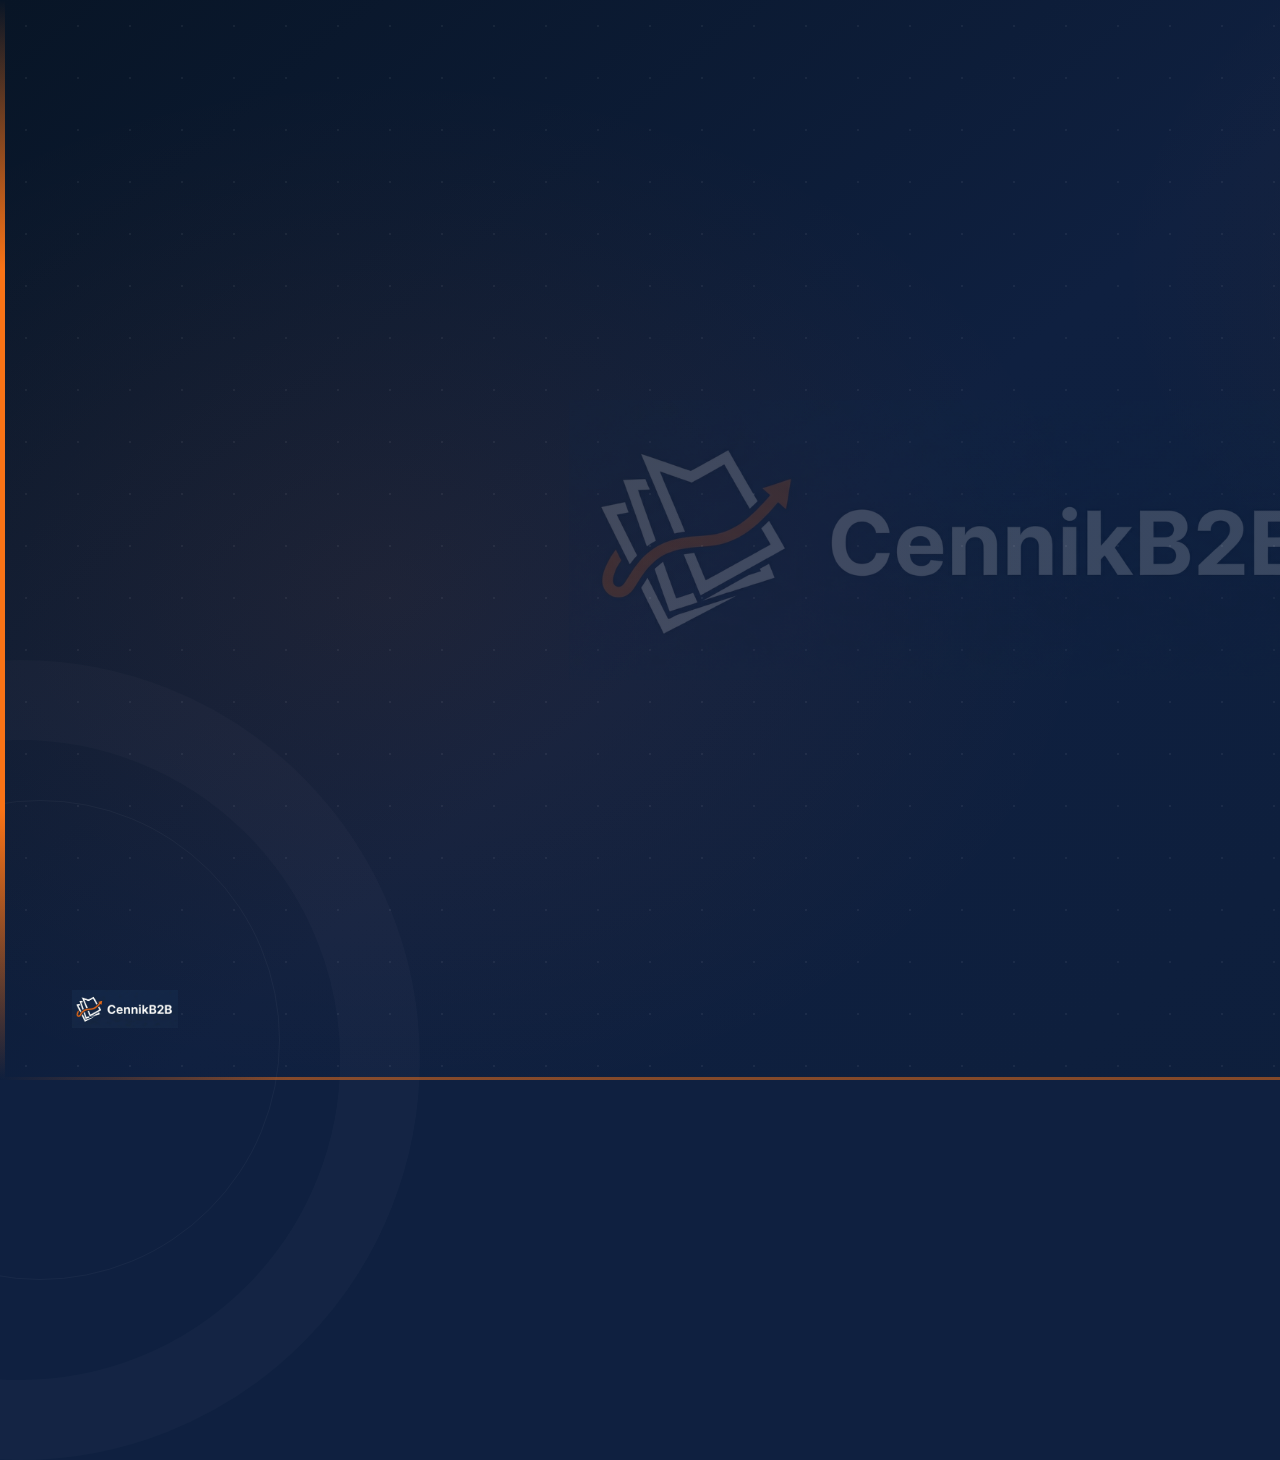
<file: background-video.html>
<!DOCTYPE html>
<html lang="pl">
<head>
  <meta charset="UTF-8" />
  <meta name="viewport" content="width=1920" />
  <title>CennikB2B — tło video</title>
  <style>
    * { box-sizing: border-box; margin: 0; padding: 0; }

    body {
      width: 1920px;
      height: 1080px;
      overflow: hidden;
      background: #0F2040;
      position: relative;
    }

    /* gradient */
    .bg-gradient {
      position: absolute;
      inset: 0;
      background:
        radial-gradient(ellipse 1100px 800px at 20% 55%, rgba(249,115,22,0.07) 0%, transparent 65%),
        radial-gradient(ellipse 800px 600px at 85% 25%, rgba(249,115,22,0.05) 0%, transparent 65%),
        linear-gradient(140deg, #081526 0%, #0F2040 45%, #0d1e3a 100%);
    }

    /* dot grid */
    .bg-dots {
      position: absolute;
      inset: 0;
      background-image: radial-gradient(rgba(255,255,255,0.055) 1.5px, transparent 1.5px);
      background-size: 52px 52px;
    }

    /* decorative circles — top right */
    .circle {
      position: absolute;
      border-radius: 50%;
    }
    .circle-1 {
      width: 1000px; height: 1000px;
      top: -420px; right: -420px;
      border: 100px solid rgba(249,115,22,0.04);
    }
    .circle-2 {
      width: 650px; height: 650px;
      top: -240px; right: -240px;
      border: 1.5px solid rgba(249,115,22,0.1);
    }
    .circle-3 {
      width: 340px; height: 340px;
      top: -80px; right: -80px;
      border: 1px solid rgba(249,115,22,0.14);
    }

    /* decorative circles — bottom left */
    .circle-bl {
      width: 800px; height: 800px;
      bottom: -380px; left: -380px;
      border: 80px solid rgba(255,255,255,0.02);
    }
    .circle-bl2 {
      width: 480px; height: 480px;
      bottom: -200px; left: -200px;
      border: 1px solid rgba(255,255,255,0.04);
    }

    /* orange vertical stripe — left edge */
    .stripe-left {
      position: absolute;
      top: 0; left: 0;
      width: 5px; height: 100%;
      background: linear-gradient(180deg,
        transparent 0%,
        #F97316 25%,
        #F97316 75%,
        transparent 100%
      );
    }

    /* orange horizontal bar — bottom */
    .stripe-bottom {
      position: absolute;
      bottom: 0; left: 0; right: 0;
      height: 3px;
      background: linear-gradient(90deg,
        transparent 0%,
        #F97316 15%,
        #F97316 85%,
        transparent 100%
      );
      opacity: 0.5;
    }

    /* logo — centered, large, subtle */
    .logo-wrap {
      position: absolute;
      z-index: 10;
      top: 50%;
      left: 50%;
      transform: translate(-50%, -50%);
      opacity: 0.18;
    }
    .logo-wrap img {
      height: 280px;
      display: block;
    }

    /* logo — bottom left, visible */
    .logo-corner {
      position: absolute;
      z-index: 20;
      left: 72px;
      bottom: 52px;
    }
    .logo-corner img {
      height: 38px;
      display: block;
    }

  </style>
</head>
<body>

  <div class="bg-gradient"></div>
  <div class="bg-dots"></div>

  <div class="circle circle-1"></div>
  <div class="circle circle-2"></div>
  <div class="circle circle-3"></div>
  <div class="circle circle-bl"></div>
  <div class="circle circle-bl2"></div>

  <div class="stripe-left"></div>
  <div class="stripe-bottom"></div>

  <!-- watermark logo centered -->
  <div class="logo-wrap">
    <img src="assets/logo-cennikb2b.png" alt="" aria-hidden="true" />
  </div>

  <!-- logo corner -->
  <div class="logo-corner">
    <img src="assets/logo-cennikb2b.png" alt="CennikB2B" />
  </div>

</body>
</html>
</file>
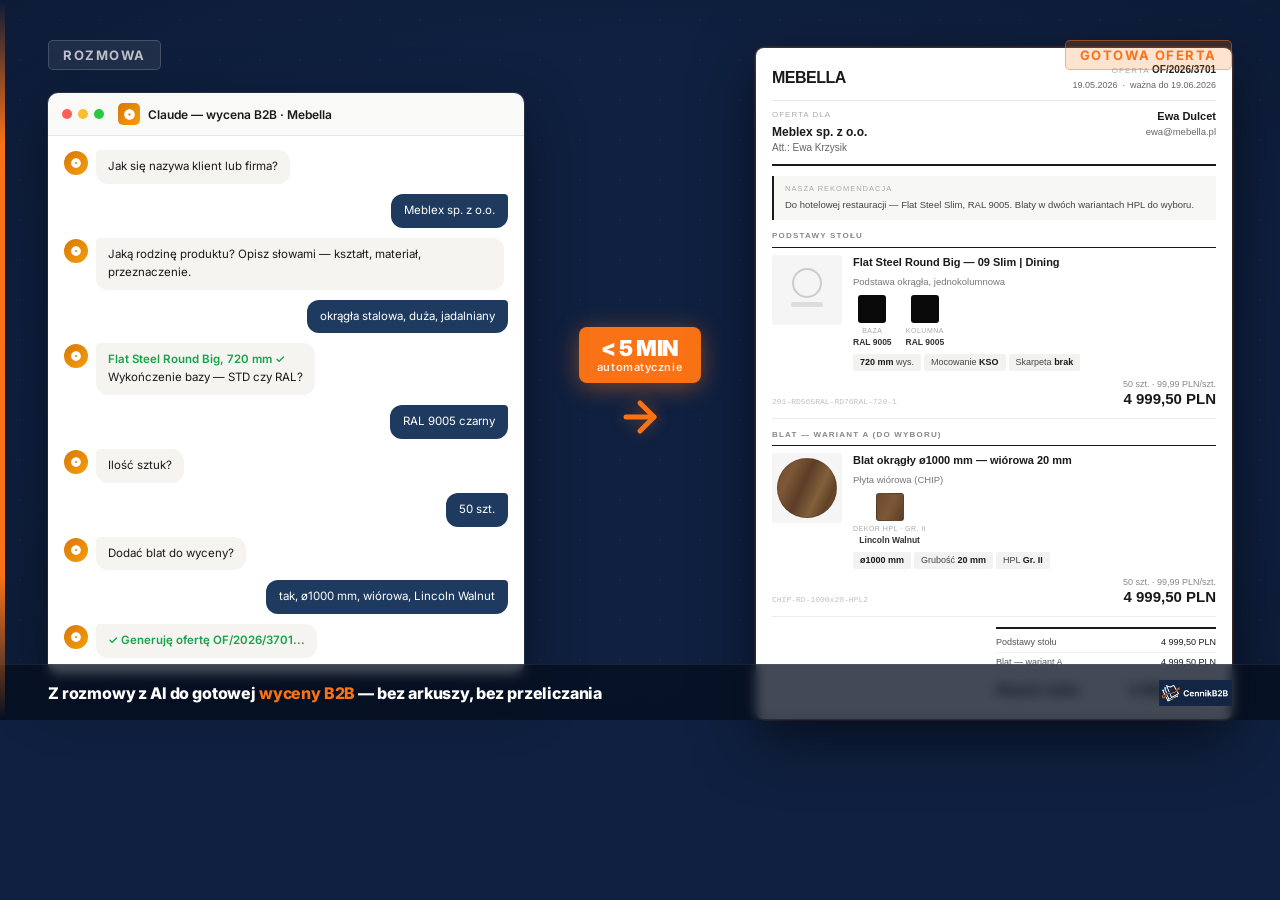
<file: thumbnail-video-wycena.html>
<!DOCTYPE html>
<html lang="pl">
<head>
  <meta charset="UTF-8" />
  <meta name="viewport" content="width=1280" />
  <title>Thumbnail — Z rozmowy do wyceny</title>
  <link rel="preconnect" href="https://fonts.googleapis.com" />
  <link rel="preconnect" href="https://fonts.gstatic.com" crossorigin />
  <link href="https://fonts.googleapis.com/css2?family=Inter:wght@400;500;600;700;800;900&display=swap" rel="stylesheet" />
  <style>
    * { box-sizing: border-box; margin: 0; padding: 0; }

    body {
      width: 1280px;
      height: 720px;
      overflow: hidden;
      background: #0F2040;
      font-family: 'Inter', system-ui, sans-serif;
      position: relative;
    }

    /* ── background texture ── */
    .bg-dots {
      position: absolute; inset: 0;
      background-image: radial-gradient(rgba(255,255,255,0.04) 1.5px, transparent 1.5px);
      background-size: 40px 40px;
    }
    .bg-vignette {
      position: absolute; inset: 0;
      background: radial-gradient(ellipse 110% 110% at 50% 50%, transparent 40%, rgba(5,12,25,0.6) 100%);
    }

    /* ── layout: 3 columns ── */
    .layout {
      position: relative; z-index: 10;
      width: 1280px; height: 720px;
      display: grid;
      grid-template-columns: 1fr 176px 1fr;
      align-items: center;
      padding: 0;
    }

    /* ────────────────────────────────
       PANEL PRZED (lewy) — terminal
    ──────────────────────────────── */
    .panel-before {
      height: 100%;
      display: flex; flex-direction: column;
      justify-content: center; align-items: center;
      padding: 48px 28px 48px 48px; gap: 20px; position: relative;
    }
    .badge-before {
      position: absolute; top: 40px; left: 48px;
      background: rgba(255,255,255,0.08);
      border: 1.5px solid rgba(255,255,255,0.16);
      color: rgba(255,255,255,0.7);
      font-size: 13px; font-weight: 700; letter-spacing: 0.12em;
      text-transform: uppercase; padding: 6px 14px; border-radius: 5px;
    }

    /* ── Chat window (light mode) ── */
    .chat-wrap {
      width: 100%;
      border-radius: 10px; overflow: hidden;
      box-shadow: 0 20px 60px rgba(0,0,0,0.45), 0 0 0 1px rgba(255,255,255,0.1);
    }
    .chat-topbar {
      background: #f9f9f7;
      padding: 10px 14px;
      display: flex; align-items: center; gap: 10px;
      border-bottom: 1px solid #e8e6e2;
    }
    .chat-topbar-dots { display: flex; gap: 6px; }
    .chat-topbar-dots span { width: 10px; height: 10px; border-radius: 50%; }
    .chat-topbar-dots span:nth-child(1) { background: #ff5f57; }
    .chat-topbar-dots span:nth-child(2) { background: #febc2e; }
    .chat-topbar-dots span:nth-child(3) { background: #28c840; }
    .chat-topbar-title {
      font-size: 12px; font-weight: 600; color: #1a1a1a;
      font-family: 'Inter', sans-serif; margin-left: 4px;
      display: flex; align-items: center; gap: 8px;
    }
    .chat-topbar-icon {
      width: 22px; height: 22px; border-radius: 5px;
      background: linear-gradient(135deg, #D97706 0%, #F59E0B 100%);
      display: flex; align-items: center; justify-content: center; flex-shrink: 0;
    }

    .chat-body {
      background: #ffffff;
      padding: 14px 16px 16px;
      display: flex; flex-direction: column; gap: 10px;
    }

    /* Claude message (left) */
    .cm-claude { display: flex; gap: 8px; align-items: flex-start; }
    .cm-avatar {
      width: 24px; height: 24px; border-radius: 50%; flex-shrink: 0;
      background: linear-gradient(135deg, #D97706 0%, #F59E0B 100%);
      display: flex; align-items: center; justify-content: center;
      margin-top: 1px;
    }
    .cm-avatar svg { display: block; }
    .cm-bubble-c {
      background: #f5f4f0;
      border-radius: 4px 12px 12px 12px;
      padding: 8px 12px;
      font-size: 11.5px; line-height: 1.55; color: #1a1a1a;
      font-family: 'Inter', sans-serif;
      max-width: calc(100% - 36px);
    }
    .cm-bubble-c .ok { color: #16a34a; font-weight: 600; }

    /* User message (right) */
    .cm-user { display: flex; justify-content: flex-end; }
    .cm-bubble-u {
      background: #1e3a5f;
      border-radius: 12px 4px 12px 12px;
      padding: 8px 13px;
      font-size: 11.5px; line-height: 1.55; color: #ffffff;
      font-family: 'Inter', sans-serif;
      max-width: 80%;
    }

    /* ── MIDDLE ── */
    .middle {
      display: flex; flex-direction: column;
      align-items: center; justify-content: center; gap: 16px;
    }
    .arrow-wrap {
      display: flex; flex-direction: column;
      align-items: center; gap: 10px;
    }
    .time-badge {
      background: #F97316; color: #fff;
      font-size: 22px; font-weight: 900; letter-spacing: -0.02em;
      padding: 10px 18px; border-radius: 8px; line-height: 1;
      text-align: center; box-shadow: 0 4px 24px rgba(249,115,22,0.45);
    }
    .time-badge small {
      display: block; font-size: 11px; font-weight: 600;
      letter-spacing: 0.05em; opacity: 0.85; margin-top: 3px;
    }
    .arrow-svg { color: #F97316; filter: drop-shadow(0 0 8px rgba(249,115,22,0.4)); }

    /* ────────────────────────────────
       PANEL PO (prawy) — oferta
    ──────────────────────────────── */
    .panel-after {
      height: 100%;
      display: flex; flex-direction: column;
      justify-content: center; align-items: center;
      padding: 48px 48px 48px 28px; gap: 0; position: relative;
    }
    .badge-after {
      position: absolute; top: 40px; right: 48px;
      background: rgba(249,115,22,0.2);
      border: 1.5px solid rgba(249,115,22,0.45);
      color: #F97316; font-size: 13px; font-weight: 700;
      letter-spacing: 0.12em; text-transform: uppercase;
      padding: 6px 14px; border-radius: 5px;
    }

    /* Offer document wrapper */
    .offer-wrap {
      width: 100%;
      border-radius: 8px; overflow: hidden;
      box-shadow: 0 20px 60px rgba(0,0,0,0.55), 0 0 0 1.5px rgba(249,115,22,0.25);
    }

    /* ── Offer document content (Variant C style, scaled) ── */
    .offer-doc {
      background: #ffffff;
      width: 100%;
      font-family: 'Helvetica Neue', Helvetica, Arial, sans-serif;
      font-size: 11px; color: #1a1a1a; line-height: 1.45;
      padding: 14px 16px 16px;
      -webkit-font-smoothing: antialiased;
    }

    /* masthead */
    .om-top {
      display: flex; justify-content: space-between; align-items: center;
      padding-bottom: 8px; border-bottom: 1px solid #e6e6e6; margin-bottom: 8px;
    }
    .om-logo { font-size: 16px; font-weight: 900; letter-spacing: -0.5px; }
    .om-ref { font-size: 9px; color: #666; text-align: right; line-height: 1.6; }
    .om-ref .ref-kicker { font-size: 8px; text-transform: uppercase; letter-spacing: 1px; color: #aaa; }
    .om-ref b { color: #1a1a1a; font-size: 10px; }

    .om-parties {
      display: flex; justify-content: space-between; align-items: flex-start;
      padding-bottom: 8px; border-bottom: 2.5px solid #1a1a1a; margin-bottom: 10px;
    }
    .om-party-label { font-size: 8px; text-transform: uppercase; letter-spacing: 1px; color: #aaa; margin-bottom: 3px; }
    .om-party-name { font-weight: 700; font-size: 12px; }
    .om-party-sub { color: #666; font-size: 10px; }
    .om-agent { text-align: right; }
    .om-agent-name { font-weight: 700; font-size: 11px; }
    .om-agent-email { color: #666; font-size: 9.5px; }

    /* recommendation */
    .om-rec {
      margin-bottom: 10px; padding: 8px 11px;
      background: #f7f7f5; border-left: 2.5px solid #1a1a1a;
    }
    .om-rec-label { font-size: 7.5px; text-transform: uppercase; letter-spacing: 1px; color: #aaa; margin-bottom: 3px; }
    .om-rec-text { font-size: 9.5px; line-height: 1.55; color: #444; }

    /* section heading */
    .om-sec-head {
      font-size: 8px; text-transform: uppercase; letter-spacing: 1.2px;
      color: #888; font-weight: 700;
      padding-bottom: 5px; margin-bottom: 7px;
      border-bottom: 1px solid #1a1a1a;
    }

    /* product card — Variant C */
    .om-pcard { padding-bottom: 10px; margin-bottom: 10px; border-bottom: 1px solid #eee; }
    .om-pcard:last-of-type { border-bottom: none; margin-bottom: 0; }
    .om-pcard-top { display: flex; gap: 11px; align-items: flex-start; }
    .om-pimg {
      width: 70px; height: 70px; background: #f5f5f5;
      border-radius: 3px; flex-shrink: 0;
      display: flex; align-items: center; justify-content: center;
      overflow: hidden;
    }
    .om-pimg img { width: 100%; height: 100%; object-fit: contain; display: block; }
    .om-pmain { flex: 1; min-width: 0; }
    .om-pname { font-weight: 700; font-size: 11px; margin-bottom: 5px; line-height: 1.35; }
    .om-psub { color: #777; font-size: 9.5px; margin-bottom: 6px; }

    /* swatch rail */
    .om-swatch-rail { display: flex; gap: 14px; margin-bottom: 6px; }
    .om-sw { text-align: center; }
    .om-sw-box { display: block; width: 28px; height: 28px; border-radius: 3px; border: 1px solid rgba(0,0,0,0.15); margin: 0 auto 3px; }
    .om-sw-cap { font-size: 7px; text-transform: uppercase; letter-spacing: 0.5px; color: #aaa; }
    .om-sw-val { font-size: 8.5px; font-weight: 600; color: #333; }

    /* spec pills */
    .om-pills { display: flex; flex-wrap: wrap; gap: 3px; }
    .om-pill {
      background: #f2f2f0; border-radius: 2px;
      padding: 2px 7px; font-size: 9px; color: #444;
      white-space: nowrap;
    }
    .om-pill b { color: #1a1a1a; }

    /* card footer */
    .om-pcard-foot {
      display: flex; justify-content: space-between; align-items: flex-end;
      margin-top: 7px;
    }
    .om-code {
      font-family: 'Courier New', monospace; font-size: 8px; color: #c0c0c0;
      align-self: flex-end;
    }
    .om-price-tag { text-align: right; white-space: nowrap; }
    .om-price-qty { font-size: 9px; color: #888; }
    .om-price-total { font-size: 15px; font-weight: 800; line-height: 1.1; }

    /* totals */
    .om-totals { display: flex; justify-content: flex-end; margin-top: 10px; }
    .om-totals-box { min-width: 220px; border-top: 2px solid #1a1a1a; padding-top: 4px; }
    .om-trow {
      display: flex; justify-content: space-between;
      padding: 3px 0; border-bottom: 1px solid #f0f0f0; font-size: 9px;
    }
    .om-trow .tl { color: #555; }
    .om-trow.grand {
      font-size: 14px; font-weight: 800;
      padding-top: 7px; border-bottom: none;
    }
    .om-trow.grand .tl { color: #1a1a1a; }

    /* ── BOTTOM BAR ── */
    .bottom-bar {
      position: absolute; z-index: 20; bottom: 0; left: 0; right: 0;
      height: 56px; background: rgba(5,14,30,0.75);
      backdrop-filter: blur(6px); border-top: 1px solid rgba(255,255,255,0.07);
      display: flex; align-items: center; justify-content: space-between;
      padding: 0 48px;
    }
    .bottom-headline { font-size: 16px; font-weight: 800; color: #fff; letter-spacing: -0.01em; }
    .bottom-headline span { color: #F97316; }
    .bottom-logo img { height: 26px; display: block; }

    /* ── orange edge accent ── */
    .edge-left {
      position: absolute; z-index: 30; top: 0; left: 0;
      width: 5px; height: 100%;
      background: linear-gradient(180deg, transparent 0%, #F97316 20%, #F97316 80%, transparent 100%);
    }
  </style>
</head>
<body>

  <div class="bg-dots"></div>
  <div class="bg-vignette"></div>
  <div class="edge-left"></div>

  <div class="layout">

    <!-- ══ PRZED: chat z Claude ══ -->
    <div class="panel-before">
      <div class="badge-before">ROZMOWA</div>

      <div class="chat-wrap">
        <div class="chat-topbar">
          <div class="chat-topbar-dots"><span></span><span></span><span></span></div>
          <div class="chat-topbar-title">
            <div class="chat-topbar-icon">
              <svg width="13" height="13" viewBox="0 0 16 16" fill="none"><path d="M8 1.5C4.41 1.5 1.5 4.41 1.5 8S4.41 14.5 8 14.5 14.5 11.59 14.5 8 11.59 1.5 8 1.5zm0 5a1.5 1.5 0 110 3 1.5 1.5 0 010-3z" fill="white"/></svg>
            </div>
            Claude — wycena B2B · Mebella
          </div>
        </div>
        <div class="chat-body">

          <div class="cm-claude">
            <div class="cm-avatar"><svg width="12" height="12" viewBox="0 0 16 16" fill="none"><path d="M8 1.5C4.41 1.5 1.5 4.41 1.5 8S4.41 14.5 8 14.5 14.5 11.59 14.5 8 11.59 1.5 8 1.5zm0 5a1.5 1.5 0 110 3 1.5 1.5 0 010-3z" fill="white"/></svg></div>
            <div class="cm-bubble-c">Jak się nazywa klient lub firma?</div>
          </div>

          <div class="cm-user">
            <div class="cm-bubble-u">Meblex sp. z o.o.</div>
          </div>

          <div class="cm-claude">
            <div class="cm-avatar"><svg width="12" height="12" viewBox="0 0 16 16" fill="none"><path d="M8 1.5C4.41 1.5 1.5 4.41 1.5 8S4.41 14.5 8 14.5 14.5 11.59 14.5 8 11.59 1.5 8 1.5zm0 5a1.5 1.5 0 110 3 1.5 1.5 0 010-3z" fill="white"/></svg></div>
            <div class="cm-bubble-c">Jaką rodzinę produktu? Opisz słowami — kształt, materiał, przeznaczenie.</div>
          </div>

          <div class="cm-user">
            <div class="cm-bubble-u">okrągła stalowa, duża, jadalniany</div>
          </div>

          <div class="cm-claude">
            <div class="cm-avatar"><svg width="12" height="12" viewBox="0 0 16 16" fill="none"><path d="M8 1.5C4.41 1.5 1.5 4.41 1.5 8S4.41 14.5 8 14.5 14.5 11.59 14.5 8 11.59 1.5 8 1.5zm0 5a1.5 1.5 0 110 3 1.5 1.5 0 010-3z" fill="white"/></svg></div>
            <div class="cm-bubble-c"><span class="ok">Flat Steel Round Big, 720 mm ✓</span><br>Wykończenie bazy — STD czy RAL?</div>
          </div>

          <div class="cm-user">
            <div class="cm-bubble-u">RAL 9005 czarny</div>
          </div>

          <div class="cm-claude">
            <div class="cm-avatar"><svg width="12" height="12" viewBox="0 0 16 16" fill="none"><path d="M8 1.5C4.41 1.5 1.5 4.41 1.5 8S4.41 14.5 8 14.5 14.5 11.59 14.5 8 11.59 1.5 8 1.5zm0 5a1.5 1.5 0 110 3 1.5 1.5 0 010-3z" fill="white"/></svg></div>
            <div class="cm-bubble-c">Ilość sztuk?</div>
          </div>

          <div class="cm-user">
            <div class="cm-bubble-u">50 szt.</div>
          </div>

          <div class="cm-claude">
            <div class="cm-avatar"><svg width="12" height="12" viewBox="0 0 16 16" fill="none"><path d="M8 1.5C4.41 1.5 1.5 4.41 1.5 8S4.41 14.5 8 14.5 14.5 11.59 14.5 8 11.59 1.5 8 1.5zm0 5a1.5 1.5 0 110 3 1.5 1.5 0 010-3z" fill="white"/></svg></div>
            <div class="cm-bubble-c">Dodać blat do wyceny?</div>
          </div>

          <div class="cm-user">
            <div class="cm-bubble-u">tak, ø1000 mm, wiórowa, Lincoln Walnut</div>
          </div>

          <div class="cm-claude">
            <div class="cm-avatar"><svg width="12" height="12" viewBox="0 0 16 16" fill="none"><path d="M8 1.5C4.41 1.5 1.5 4.41 1.5 8S4.41 14.5 8 14.5 14.5 11.59 14.5 8 11.59 1.5 8 1.5zm0 5a1.5 1.5 0 110 3 1.5 1.5 0 010-3z" fill="white"/></svg></div>
            <div class="cm-bubble-c"><span class="ok">✓ Generuję ofertę OF/2026/3701...</span></div>
          </div>

        </div>
      </div>
    </div>

    <!-- ══ ŚRODEK: czas + strzałka ══ -->
    <div class="middle">
      <div class="arrow-wrap">
        <div class="time-badge">
          &lt; 5 MIN
          <small>automatycznie</small>
        </div>
        <svg class="arrow-svg" width="48" height="48" viewBox="0 0 24 24" fill="none" stroke="#F97316" stroke-width="2.5" stroke-linecap="round" stroke-linejoin="round">
          <line x1="5" y1="12" x2="19" y2="12"/>
          <polyline points="12 5 19 12 12 19"/>
        </svg>
      </div>
    </div>

    <!-- ══ PO: wygenerowana oferta ══ -->
    <div class="panel-after">
      <div class="badge-after">GOTOWA OFERTA</div>

      <div class="offer-wrap">
        <div class="offer-doc">

          <!-- masthead -->
          <div class="om-top">
            <div class="om-logo">MEBELLA</div>
            <div class="om-ref">
              <span class="ref-kicker">Oferta</span> <b>OF/2026/3701</b><br>
              19.05.2026 &nbsp;·&nbsp; ważna do 19.06.2026
            </div>
          </div>

          <div class="om-parties">
            <div>
              <div class="om-party-label">Oferta dla</div>
              <div class="om-party-name">Meblex sp. z o.o.</div>
              <div class="om-party-sub">Att.: Ewa Krzysik</div>
            </div>
            <div class="om-agent">
              <div class="om-agent-name">Ewa Dulcet</div>
              <div class="om-agent-email">ewa@mebella.pl</div>
            </div>
          </div>

          <!-- rekomendacja -->
          <div class="om-rec">
            <div class="om-rec-label">Nasza rekomendacja</div>
            <div class="om-rec-text">Do hotelowej restauracji — Flat Steel Slim, RAL 9005. Blaty w dwóch wariantach HPL do wyboru.</div>
          </div>

          <!-- produkt 1: podstawa -->
          <div class="om-sec-head">Podstawy stołu</div>
          <div class="om-pcard">
            <div class="om-pcard-top">
              <div class="om-pimg">
                <img src="https://lh3.googleusercontent.com/d/1ko0fb4TEwwbAe1u0-CB0fl9RbV3_7cve" alt=""
                  onerror="this.outerHTML='<svg width=\'52\' height=\'52\' viewBox=\'0 0 52 52\' fill=\'none\'><circle cx=\'26\' cy=\'19\' r=\'14\' stroke=\'#ccc\' stroke-width=\'2\'/><rect x=\'10\' y=\'38\' width=\'32\' height=\'5\' rx=\'2.5\' fill=\'#ddd\'/></svg>'">
              </div>
              <div class="om-pmain">
                <div class="om-pname">Flat Steel Round Big — 09 Slim | Dining</div>
                <div class="om-psub">Podstawa okrągła, jednokolumnowa</div>
                <div class="om-swatch-rail">
                  <div class="om-sw">
                    <span class="om-sw-box" style="background:#0A0A0A"></span>
                    <div class="om-sw-cap">Baza</div>
                    <div class="om-sw-val">RAL 9005</div>
                  </div>
                  <div class="om-sw">
                    <span class="om-sw-box" style="background:#0A0A0A"></span>
                    <div class="om-sw-cap">Kolumna</div>
                    <div class="om-sw-val">RAL 9005</div>
                  </div>
                </div>
                <div class="om-pills">
                  <span class="om-pill"><b>720 mm</b> wys.</span>
                  <span class="om-pill">Mocowanie <b>KSO</b></span>
                  <span class="om-pill">Skarpeta <b>brak</b></span>
                </div>
              </div>
            </div>
            <div class="om-pcard-foot">
              <span class="om-code">201-RD565RAL-RD76RAL-720-1</span>
              <div class="om-price-tag">
                <div class="om-price-qty">50 szt. · 99,99 PLN/szt.</div>
                <div class="om-price-total">4 999,50 PLN</div>
              </div>
            </div>
          </div>

          <!-- produkt 2: blat -->
          <div class="om-sec-head">Blat — wariant A (do wyboru)</div>
          <div class="om-pcard">
            <div class="om-pcard-top">
              <div class="om-pimg">
                <div style="width:60px;height:60px;border-radius:50%;background:linear-gradient(115deg,#6b4a2f 0%,#7d5836 22%,#5c3d27 44%,#82603c 66%,#624327 82%,#7a5634 100%);border:1px solid rgba(0,0,0,0.1)"></div>
              </div>
              <div class="om-pmain">
                <div class="om-pname">Blat okrągły ø1000 mm — wiórowa 20 mm</div>
                <div class="om-psub">Płyta wiórowa (CHIP)</div>
                <div class="om-swatch-rail">
                  <div class="om-sw">
                    <span class="om-sw-box" style="background:linear-gradient(115deg,#6b4a2f,#7d5836,#5c3d27)"></span>
                    <div class="om-sw-cap">Dekor HPL · Gr. II</div>
                    <div class="om-sw-val">Lincoln Walnut</div>
                  </div>
                </div>
                <div class="om-pills">
                  <span class="om-pill"><b>ø1000 mm</b></span>
                  <span class="om-pill">Grubość <b>20 mm</b></span>
                  <span class="om-pill">HPL <b>Gr. II</b></span>
                </div>
              </div>
            </div>
            <div class="om-pcard-foot">
              <span class="om-code">CHIP-RD-1000x20-HPL2</span>
              <div class="om-price-tag">
                <div class="om-price-qty">50 szt. · 99,99 PLN/szt.</div>
                <div class="om-price-total">4 999,50 PLN</div>
              </div>
            </div>
          </div>

          <!-- totals -->
          <div class="om-totals">
            <div class="om-totals-box">
              <div class="om-trow"><span class="tl">Podstawy stołu</span><span>4 999,50 PLN</span></div>
              <div class="om-trow"><span class="tl">Blat — wariant A</span><span>4 999,50 PLN</span></div>
              <div class="om-trow grand"><span class="tl">Razem netto</span><span>9 999,00 PLN</span></div>
            </div>
          </div>

        </div>
      </div>
    </div>

  </div>

  <!-- bottom bar -->
  <div class="bottom-bar">
    <div class="bottom-headline">Z rozmowy z AI do gotowej <span>wyceny B2B</span> — bez arkuszy, bez przeliczania</div>
    <div class="bottom-logo">
      <img src="assets/logo-cennikb2b.png" alt="CennikB2B" />
    </div>
  </div>

</body>
</html>
</file>
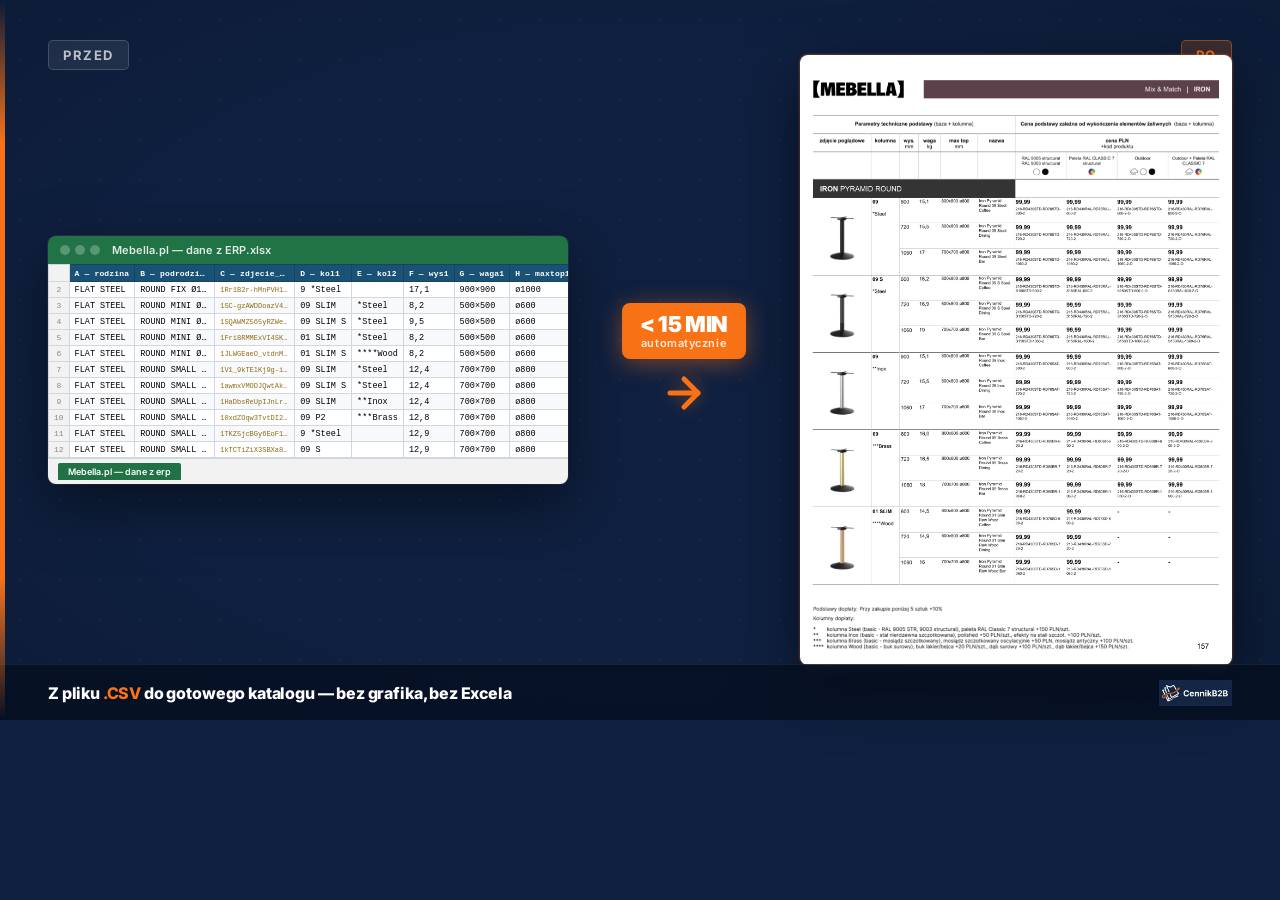
<file: thumbnail-video.html>
<!DOCTYPE html>
<html lang="pl">
<head>
  <meta charset="UTF-8" />
  <meta name="viewport" content="width=1280" />
  <title>Thumbnail — Z CSV do katalogu</title>
  <link rel="preconnect" href="https://fonts.googleapis.com" />
  <link rel="preconnect" href="https://fonts.gstatic.com" crossorigin />
  <link href="https://fonts.googleapis.com/css2?family=Inter:wght@400;500;600;700;800;900&display=swap" rel="stylesheet" />
  <style>
    * { box-sizing: border-box; margin: 0; padding: 0; }

    body {
      width: 1280px;
      height: 720px;
      overflow: hidden;
      background: #0F2040;
      font-family: 'Inter', system-ui, sans-serif;
      position: relative;
    }

    /* ── background texture ── */
    .bg-dots {
      position: absolute;
      inset: 0;
      background-image: radial-gradient(rgba(255,255,255,0.04) 1.5px, transparent 1.5px);
      background-size: 40px 40px;
    }
    .bg-vignette {
      position: absolute;
      inset: 0;
      background: radial-gradient(ellipse 110% 110% at 50% 50%, transparent 40%, rgba(5,12,25,0.6) 100%);
    }

    /* ── layout: 3 columns ── */
    .layout {
      position: relative;
      z-index: 10;
      width: 1280px;
      height: 720px;
      display: grid;
      grid-template-columns: 1fr 176px 1fr;
      align-items: center;
      padding: 0;
    }

    /* ────────────────────────────────
       PANEL PRZED (lewy)
    ──────────────────────────────── */
    .panel-before {
      height: 100%;
      display: flex;
      flex-direction: column;
      justify-content: center;
      align-items: center;
      padding: 48px 28px 48px 48px;
      gap: 20px;
      position: relative;
    }

    .badge-before {
      position: absolute;
      top: 40px;
      left: 48px;
      background: rgba(255,255,255,0.08);
      border: 1.5px solid rgba(255,255,255,0.16);
      color: rgba(255,255,255,0.7);
      font-size: 13px;
      font-weight: 700;
      letter-spacing: 0.12em;
      text-transform: uppercase;
      padding: 6px 14px;
      border-radius: 5px;
    }

    /* spreadsheet mock */
    .sheet-wrap {
      width: 100%;
      max-width: 520px;
      border-radius: 8px;
      overflow: hidden;
      box-shadow: 0 20px 60px rgba(0,0,0,0.5), 0 0 0 1px rgba(255,255,255,0.08);
    }

    /* Excel-style top bar */
    .sheet-topbar {
      background: #217346;
      padding: 7px 12px;
      display: flex;
      align-items: center;
      gap: 8px;
    }
    .sheet-topbar-dots {
      display: flex;
      gap: 5px;
    }
    .sheet-topbar-dots span {
      width: 10px; height: 10px;
      border-radius: 50%;
      background: rgba(255,255,255,0.25);
    }
    .sheet-topbar-name {
      font-size: 11px;
      font-weight: 600;
      color: rgba(255,255,255,0.85);
      margin-left: 4px;
      font-family: 'Inter', sans-serif;
    }

    /* sheet grid */
    .sheet-grid {
      background: #ffffff;
      overflow: hidden;
    }

    /* row numbers column + header row */
    .sheet-table {
      width: 100%;
      border-collapse: collapse;
      font-family: Consolas, 'Courier New', monospace;
      font-size: 8.5px;
    }
    .sheet-table th, .sheet-table td {
      border: 1px solid #d0d7de;
      padding: 2.5px 5px;
      white-space: nowrap;
      overflow: hidden;
      max-width: 80px;
      text-overflow: ellipsis;
      text-align: left;
    }
    /* row number col */
    .sheet-table .rn {
      background: #f2f2f2;
      color: #888;
      text-align: center;
      font-size: 8px;
      width: 18px;
      min-width: 18px;
      border-color: #d0d7de;
    }
    /* header row */
    .sheet-table thead th {
      background: #1a5276;
      color: #ffffff;
      font-weight: 700;
      font-size: 8px;
      letter-spacing: 0.02em;
      border-color: #154360;
      padding: 3.5px 5px;
    }
    .sheet-table thead th.rn {
      background: #f2f2f2;
      color: #888;
    }
    /* alternating rows */
    .sheet-table tbody tr:nth-child(even) td:not(.rn) {
      background: #f8f9fa;
    }
    .sheet-table tbody tr:hover td:not(.rn) {
      background: #e8f4fd;
    }
    /* highlight cells */
    .cell-price {
      color: #1a7a2e;
      font-weight: 700;
    }
    .cell-code {
      color: #0d47a1;
      font-size: 7.5px;
    }
    .cell-img {
      color: #8e6b1a;
      font-size: 7px;
    }

    /* sheet tab at bottom */
    .sheet-tab-bar {
      background: #f2f2f2;
      border-top: 1px solid #d0d7de;
      padding: 4px 10px;
      display: flex;
      align-items: center;
      gap: 2px;
    }
    .sheet-tab {
      background: #217346;
      color: #ffffff;
      font-size: 9px;
      font-weight: 600;
      padding: 3px 10px;
      border-radius: 2px 2px 0 0;
      font-family: 'Inter', sans-serif;
    }

    /* ────────────────────────────────
       MIDDLE: arrow + time
    ──────────────────────────────── */
    .middle {
      display: flex;
      flex-direction: column;
      align-items: center;
      justify-content: center;
      gap: 16px;
    }

    .arrow-wrap {
      display: flex;
      flex-direction: column;
      align-items: center;
      gap: 10px;
    }

    .time-badge {
      background: #F97316;
      color: #fff;
      font-size: 22px;
      font-weight: 900;
      letter-spacing: -0.02em;
      padding: 10px 18px;
      border-radius: 8px;
      line-height: 1;
      text-align: center;
      box-shadow: 0 4px 24px rgba(249,115,22,0.45);
    }
    .time-badge small {
      display: block;
      font-size: 11px;
      font-weight: 600;
      letter-spacing: 0.05em;
      opacity: 0.85;
      margin-top: 3px;
    }

    .arrow-svg {
      color: #F97316;
      filter: drop-shadow(0 0 8px rgba(249,115,22,0.4));
    }

    /* ────────────────────────────────
       PANEL PO (prawy)
    ──────────────────────────────── */
    .panel-after {
      height: 100%;
      display: flex;
      flex-direction: column;
      justify-content: center;
      align-items: center;
      padding: 48px 48px 48px 28px;
      gap: 20px;
      position: relative;
    }

    .badge-after {
      position: absolute;
      top: 40px;
      right: 48px;
      background: rgba(249,115,22,0.2);
      border: 1.5px solid rgba(249,115,22,0.45);
      color: #F97316;
      font-size: 13px;
      font-weight: 700;
      letter-spacing: 0.12em;
      text-transform: uppercase;
      padding: 6px 14px;
      border-radius: 5px;
    }

    .catalog-wrap {
      width: 100%;
      max-width: 520px;
      border-radius: 8px;
      overflow: hidden;
      box-shadow: 0 20px 60px rgba(0,0,0,0.55), 0 0 0 1.5px rgba(249,115,22,0.25);
      position: relative;
    }
    .catalog-wrap img {
      display: block;
      width: 100%;
      height: auto;
    }

    /* ────────────────────────────────
       BOTTOM BAR
    ──────────────────────────────── */
    .bottom-bar {
      position: absolute;
      z-index: 20;
      bottom: 0;
      left: 0;
      right: 0;
      height: 56px;
      background: rgba(5, 14, 30, 0.75);
      backdrop-filter: blur(6px);
      border-top: 1px solid rgba(255,255,255,0.07);
      display: flex;
      align-items: center;
      justify-content: space-between;
      padding: 0 48px;
    }

    .bottom-headline {
      font-size: 16px;
      font-weight: 800;
      color: #ffffff;
      letter-spacing: -0.01em;
    }
    .bottom-headline span {
      color: #F97316;
    }

    .bottom-logo img {
      height: 26px;
      display: block;
    }

    /* ── orange edge accent ── */
    .edge-left {
      position: absolute;
      z-index: 30;
      top: 0; left: 0;
      width: 5px; height: 100%;
      background: linear-gradient(180deg, transparent 0%, #F97316 20%, #F97316 80%, transparent 100%);
    }
  </style>
</head>
<body>

  <div class="bg-dots"></div>
  <div class="bg-vignette"></div>
  <div class="edge-left"></div>

  <div class="layout">

    <!-- ══ PRZED ══ -->
    <div class="panel-before">
      <div class="badge-before">PRZED</div>

      <div class="sheet-wrap">
        <!-- Excel top bar -->
        <div class="sheet-topbar">
          <div class="sheet-topbar-dots">
            <span></span><span></span><span></span>
          </div>
          <div class="sheet-topbar-name">Mebella.pl — dane z ERP.xlsx</div>
        </div>

        <!-- Spreadsheet grid -->
        <div class="sheet-grid">
          <table class="sheet-table">
            <thead>
              <tr>
                <th class="rn"></th>
                <th>A — rodzina</th>
                <th>B — podrodzina</th>
                <th>C — zdjecie_id</th>
                <th>D — kol1</th>
                <th>E — kol2</th>
                <th>F — wys1</th>
                <th>G — waga1</th>
                <th>H — maxtop1</th>
                <th>I — nazwa1</th>
                <th>J — cena11</th>
                <th>K — kod11</th>
              </tr>
            </thead>
            <tbody>
              <tr>
                <td class="rn">2</td>
                <td>FLAT STEEL</td>
                <td>ROUND FIX Ø195</td>
                <td class="cell-img">1Rr1B2r-hMnPVH1xnd…</td>
                <td>9 *Steel</td>
                <td></td>
                <td>17,1</td>
                <td>900×900</td>
                <td>ø1000</td>
                <td>Flat Steel Round Fix - 09 Coffee</td>
                <td class="cell-price">99,99</td>
                <td class="cell-code">214-RD195STD-RD76STD-600-2</td>
              </tr>
              <tr>
                <td class="rn">3</td>
                <td>FLAT STEEL</td>
                <td>ROUND MINI Ø295</td>
                <td class="cell-img">1SC-gzAWDDoazV4_Pv…</td>
                <td>09 SLIM</td>
                <td>*Steel</td>
                <td>8,2</td>
                <td>500×500</td>
                <td>ø600</td>
                <td>Flat Steel Round Mini - 09 Slim Steel Coffee</td>
                <td class="cell-price">99,99</td>
                <td class="cell-code">214-RD295RAL-RD76RAL-600-3</td>
              </tr>
              <tr>
                <td class="rn">4</td>
                <td>FLAT STEEL</td>
                <td>ROUND MINI Ø295</td>
                <td class="cell-img">1SQAWMZ565yRZWeFQ…</td>
                <td>09 SLIM S</td>
                <td>*Steel</td>
                <td>9,5</td>
                <td>500×500</td>
                <td>ø600</td>
                <td>Flat Steel Round Mini - 09 Slim S Steel Coffee</td>
                <td class="cell-price">99,99</td>
                <td class="cell-code">201-RD295RD60STD-S150STD-600</td>
              </tr>
              <tr>
                <td class="rn">5</td>
                <td>FLAT STEEL</td>
                <td>ROUND MINI Ø295</td>
                <td class="cell-img">1Fri8RMMExVI4SKUp…</td>
                <td>01 SLIM</td>
                <td>*Steel</td>
                <td>8,2</td>
                <td>500×500</td>
                <td>ø600</td>
                <td>Flat Steel Round Mini - 01 Slim S Steel Coffee</td>
                <td class="cell-price">99,99</td>
                <td class="cell-code">201-RD295RAL-RD60RAL-600-3</td>
              </tr>
              <tr>
                <td class="rn">6</td>
                <td>FLAT STEEL</td>
                <td>ROUND MINI Ø295</td>
                <td class="cell-img">1JLWGEaeO_vtdnMuT…</td>
                <td>01 SLIM S</td>
                <td>****Wood</td>
                <td>8,2</td>
                <td>500×500</td>
                <td>ø600</td>
                <td>Flat Steel Round Mini - 01 Slim S Wood Coffee</td>
                <td class="cell-price">99,99</td>
                <td class="cell-code">201-RD295STD-RD76SD-S150STD</td>
              </tr>
              <tr>
                <td class="rn">7</td>
                <td>FLAT STEEL</td>
                <td>ROUND SMALL Ø405</td>
                <td class="cell-img">1V1_9kTElKj9g-iI75g…</td>
                <td>09 SLIM</td>
                <td>*Steel</td>
                <td>12,4</td>
                <td>700×700</td>
                <td>ø800</td>
                <td>Flat Steel Round Small - 09 Slim Steel Coffee</td>
                <td class="cell-price">99,99</td>
                <td class="cell-code">201-RD405RD60STD-600-2</td>
              </tr>
              <tr>
                <td class="rn">8</td>
                <td>FLAT STEEL</td>
                <td>ROUND SMALL Ø405</td>
                <td class="cell-img">1awmxVMODJQwtAkQr…</td>
                <td>09 SLIM S</td>
                <td>*Steel</td>
                <td>12,4</td>
                <td>700×700</td>
                <td>ø800</td>
                <td>Flat Steel Round Small - 09 Slim S Steel Coffee</td>
                <td class="cell-price">99,99</td>
                <td class="cell-code">201-RD405RAL-RD60RAL-600-2</td>
              </tr>
              <tr>
                <td class="rn">9</td>
                <td>FLAT STEEL</td>
                <td>ROUND SMALL Ø405</td>
                <td class="cell-img">1HaDbsReUpIJnLrFDM…</td>
                <td>09 SLIM</td>
                <td>**Inox</td>
                <td>12,4</td>
                <td>700×700</td>
                <td>ø800</td>
                <td>Flat Steel Round Small - 09 Slim Inox Coffee</td>
                <td class="cell-price">99,99</td>
                <td class="cell-code">201-RD405SAT-600-2</td>
              </tr>
              <tr>
                <td class="rn">10</td>
                <td>FLAT STEEL</td>
                <td>ROUND SMALL Ø405</td>
                <td class="cell-img">10xdZOqw3TvtDI23Zu…</td>
                <td>09 P2</td>
                <td>***Brass</td>
                <td>12,8</td>
                <td>700×700</td>
                <td>ø800</td>
                <td>Flat Steel Round Small - 09 Brass Coffee</td>
                <td class="cell-price">99,99</td>
                <td class="cell-code">201-RD405BR-600-2</td>
              </tr>
              <tr>
                <td class="rn">11</td>
                <td>FLAT STEEL</td>
                <td>ROUND SMALL Ø405</td>
                <td class="cell-img">1TKZ5jcBGy6EoF1s1Q…</td>
                <td>9 *Steel</td>
                <td></td>
                <td>12,9</td>
                <td>700×700</td>
                <td>ø800</td>
                <td>Flat Steel Round Small - 09 Steel Coffee</td>
                <td class="cell-price">99,99</td>
                <td class="cell-code">201-RD405STD-RD76STD-600-2</td>
              </tr>
              <tr>
                <td class="rn">12</td>
                <td>FLAT STEEL</td>
                <td>ROUND SMALL Ø405</td>
                <td class="cell-img">1kTCTiZiX3SBXa8Mf0…</td>
                <td>09 S</td>
                <td></td>
                <td>12,9</td>
                <td>700×700</td>
                <td>ø800</td>
                <td>Flat Steel Round Small - 09 S Steel Coffee</td>
                <td class="cell-price">99,99</td>
                <td class="cell-code">201-RD405STD-RD76STD-S150STD</td>
              </tr>
            </tbody>
          </table>
        </div>

        <!-- Sheet tab -->
        <div class="sheet-tab-bar">
          <div class="sheet-tab">Mebella.pl — dane z erp</div>
        </div>
      </div>
    </div>

    <!-- ══ ŚRODEK: strzałka + czas ══ -->
    <div class="middle">
      <div class="arrow-wrap">
        <div class="time-badge">
          &lt; 15 MIN
          <small>automatycznie</small>
        </div>
        <svg class="arrow-svg" width="48" height="48" viewBox="0 0 24 24" fill="none" stroke="#F97316" stroke-width="2.5" stroke-linecap="round" stroke-linejoin="round">
          <line x1="5" y1="12" x2="19" y2="12"/>
          <polyline points="12 5 19 12 12 19"/>
        </svg>
      </div>
    </div>

    <!-- ══ PO ══ -->
    <div class="panel-after">
      <div class="badge-after">PO</div>

      <div class="catalog-wrap">
        <img src="assets/catalog-page-4.png" alt="Gotowy katalog Mebella" />
      </div>
    </div>

  </div>

  <!-- bottom bar -->
  <div class="bottom-bar">
    <div class="bottom-headline">Z pliku <span>.CSV</span> do gotowego katalogu — bez grafika, bez Excela</div>
    <div class="bottom-logo">
      <img src="assets/logo-cennikb2b.png" alt="CennikB2B" />
    </div>
  </div>

</body>
</html>
</file>
